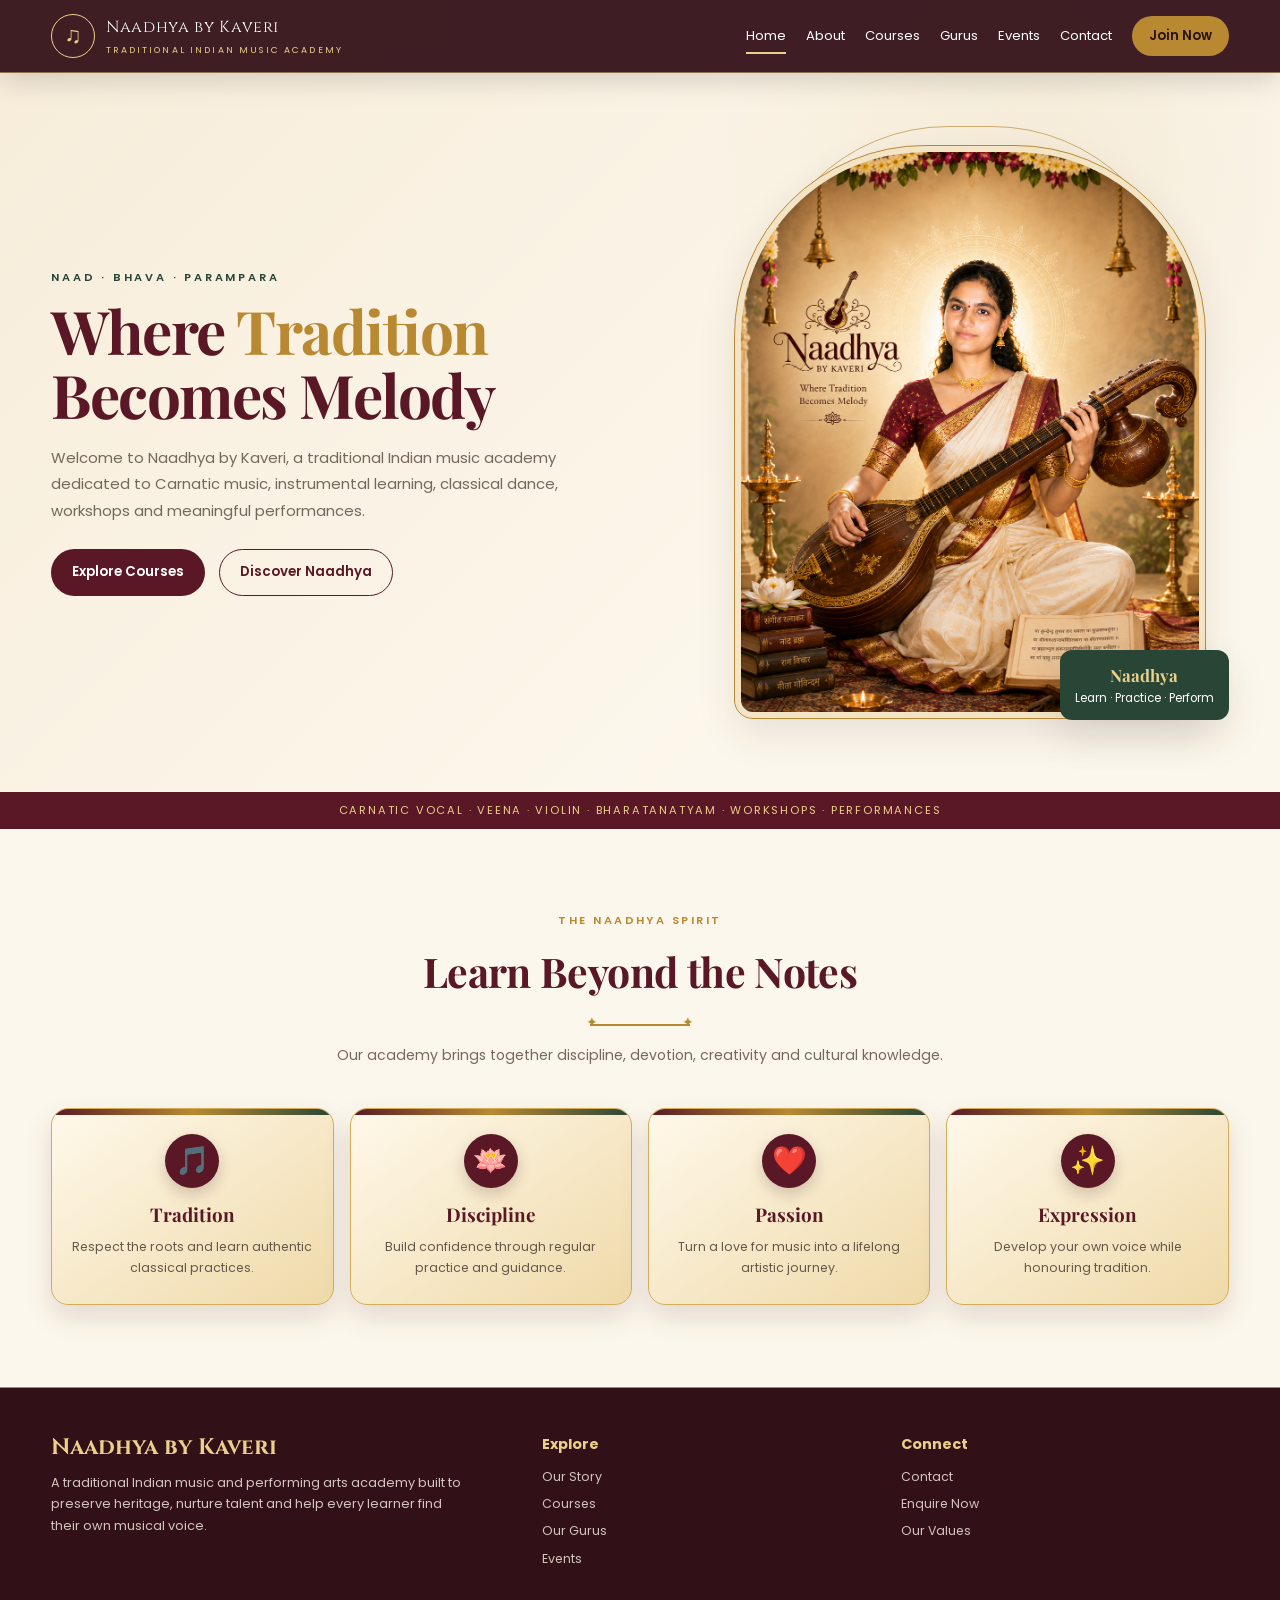
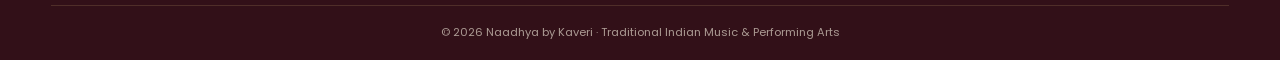
<file: index.html>
<!DOCTYPE html>
<html lang="en">
<head>
<meta charset="UTF-8">
<meta name="viewport" content="width=device-width, initial-scale=1.0">
<title>Home | Naadhya by Kaveri</title>
<link rel="stylesheet" href="css/style.css">
</head>
<body>
<header>
  <div class="container navbar">
    <a class="brand" href="index.html">
      <div class="brand-mark">♫</div>
      <div><div class="brand-title">Naadhya by Kaveri</div><span class="brand-sub">TRADITIONAL INDIAN MUSIC ACADEMY</span></div>
    </a>
    <div class="menu-btn">☰</div>
    <nav class="nav-links">
      <a class="active" href="index.html">Home</a><a class="" href="about.html">About</a><a class="" href="courses.html">Courses</a><a class="" href="teachers.html">Gurus</a><a class="" href="events.html">Events</a><a class="" href="contact.html">Contact</a>
      <a class="nav-cta" href="contact.html">Join Now</a>
    </nav>
  </div>
</header>

<main>
<section class="hero">
  <div class="container hero-grid">
    <div class="hero-copy fade">
      <div class="eyebrow">Naad · Bhava · Parampara</div>
      <h1>Where <span>Tradition</span><br>Becomes Melody</h1>
      <p>Welcome to Naadhya by Kaveri, a traditional Indian music academy dedicated to Carnatic music, instrumental learning, classical dance, workshops and meaningful performances.</p>
      <div class="hero-actions"><a class="btn btn-primary" href="courses.html">Explore Courses</a><a class="btn btn-outline" href="about.html">Discover Naadhya</a></div>
    </div>
    <div class="hero-art fade">
      <div class="hero-image"><img src="assets/images/naadhya-home.png" alt="Naadhya by Kaveri - Saraswati inspired academy artwork"></div>
      <div class="hero-badge"><strong>Naadhya</strong>Learn · Practice · Perform</div>
    </div>
  </div>
</section>
<div class="ticker">CARNATIC VOCAL · VEENA · VIOLIN · BHARATANATYAM · WORKSHOPS · PERFORMANCES</div>

<section class="section" id="values">
  <div class="container">
    <div class="section-head fade"><div class="eyebrow">The Naadhya Spirit</div><h2>Learn Beyond the Notes</h2><div class="ornament"></div><p>Our academy brings together discipline, devotion, creativity and cultural knowledge.</p></div>
    <div class="values">
      <div class="value fade"><div class="icon">🎵</div><h3>Tradition</h3><p>Respect the roots and learn authentic classical practices.</p></div>
      <div class="value fade"><div class="icon">🪷</div><h3>Discipline</h3><p>Build confidence through regular practice and guidance.</p></div>
      <div class="value fade"><div class="icon">❤️</div><h3>Passion</h3><p>Turn a love for music into a lifelong artistic journey.</p></div>
      <div class="value fade"><div class="icon">✨</div><h3>Expression</h3><p>Develop your own voice while honouring tradition.</p></div>
    </div>
  </div>
</section>




</main>

<footer>
  <div class="container footer-grid">
    <div class="footer-brand">
      <h2>Naadhya by Kaveri</h2>
      <p>A traditional Indian music and performing arts academy built to preserve heritage, nurture talent and help every learner find their own musical voice.</p>
    </div>
    <div><h3>Explore</h3><a href="about.html">Our Story</a><a href="courses.html">Courses</a><a href="teachers.html">Our Gurus</a><a href="events.html">Events</a></div>
    <div><h3>Connect</h3><a href="contact.html">Contact</a><a href="contact.html#enquiry">Enquire Now</a><a href="index.html#values">Our Values</a></div>
  </div>
  <div class="container copyright">© 2026 Naadhya by Kaveri · Traditional Indian Music & Performing Arts</div>
</footer>
<script src="js/script.js"></script>
</body>
</html>
</file>
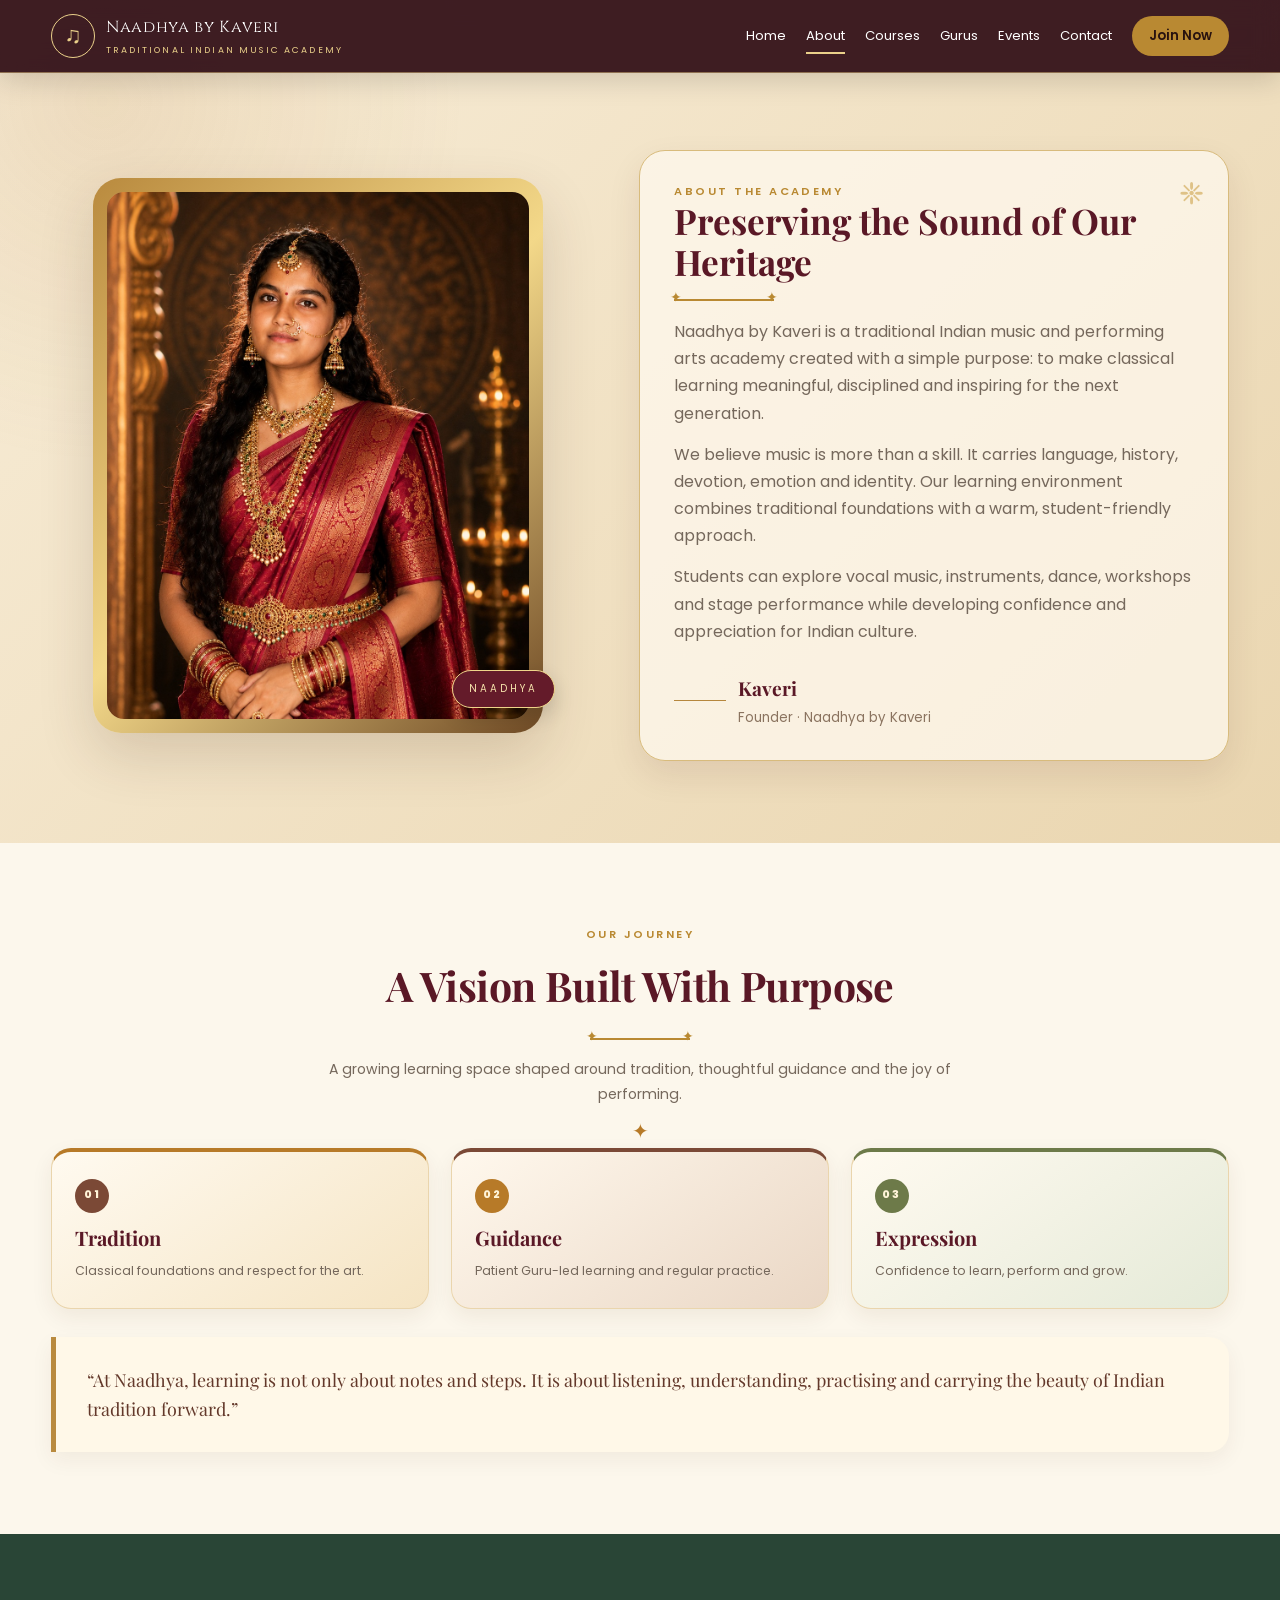
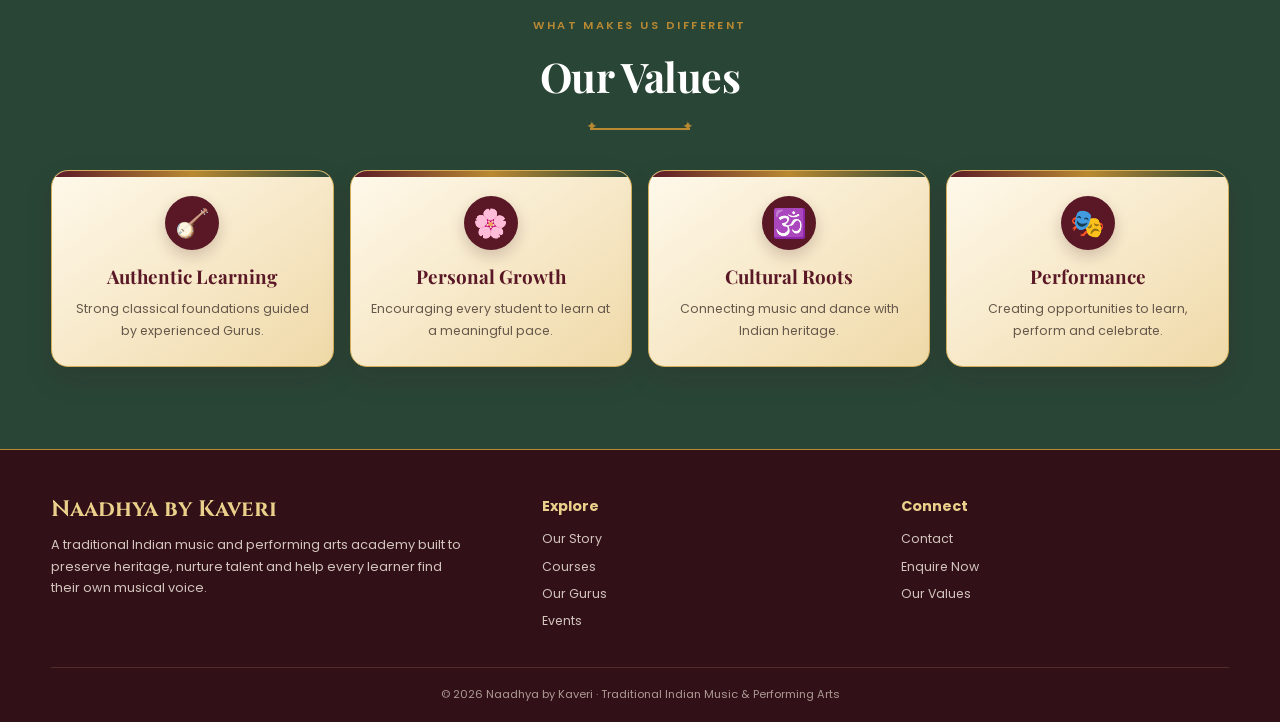
<file: about.html>
<!DOCTYPE html>
<html lang="en">
<head>
<meta charset="UTF-8">
<meta name="viewport" content="width=device-width, initial-scale=1.0">
<title>About | Naadhya by Kaveri</title>
<link rel="stylesheet" href="css/style.css">
</head>
<body>
<header>
  <div class="container navbar">
    <a class="brand" href="index.html">
      <div class="brand-mark">♫</div>
      <div><div class="brand-title">Naadhya by Kaveri</div><span class="brand-sub">TRADITIONAL INDIAN MUSIC ACADEMY</span></div>
    </a>
    <div class="menu-btn">☰</div>
    <nav class="nav-links">
      <a class="" href="index.html">Home</a><a class="active" href="about.html">About</a><a class="" href="courses.html">Courses</a><a class="" href="teachers.html">Gurus</a><a class="" href="events.html">Events</a><a class="" href="contact.html">Contact</a>
      <a class="nav-cta" href="contact.html">Join Now</a>
    </nav>
  </div>
</header>

<main>
<section class="section about-hero" style="padding-top:150px">
  <div class="container about-grid">
    <div class="photo-frame fade"><img src="assets/images/kaveri-photo.jpg" alt="Founder of Naadhya by Kaveri"></div>
    <div class="about-copy about-copy-card fade"><div class="eyebrow">About the Academy</div><h3>Preserving the Sound of Our Heritage</h3><div class="ornament" style="margin-left:0"></div>
      <p>Naadhya by Kaveri is a traditional Indian music and performing arts academy created with a simple purpose: to make classical learning meaningful, disciplined and inspiring for the next generation.</p>
      <p>We believe music is more than a skill. It carries language, history, devotion, emotion and identity. Our learning environment combines traditional foundations with a warm, student-friendly approach.</p>
      <p>Students can explore vocal music, instruments, dance, workshops and stage performance while developing confidence and appreciation for Indian culture.</p>
      <div class="about-signature"><span class="signature-line"></span><div><strong>Kaveri</strong><small>Founder · Naadhya by Kaveri</small></div></div>
    </div>
  </div>
</section>
<section class="section">
 <div class="container">
  <div class="section-head fade"><div class="eyebrow">Our Journey</div><h2>A Vision Built With Purpose</h2><div class="ornament"></div><p>A growing learning space shaped around tradition, thoughtful guidance and the joy of performing.</p></div>
  <div class="about-pillars">
    <div class="about-pillar"><span>01</span><h4>Tradition</h4><p>Classical foundations and respect for the art.</p></div>
    <div class="about-pillar"><span>02</span><h4>Guidance</h4><p>Patient Guru-led learning and regular practice.</p></div>
    <div class="about-pillar"><span>03</span><h4>Expression</h4><p>Confidence to learn, perform and grow.</p></div>
  </div>
  <div class="quote"><p>“At Naadhya, learning is not only about notes and steps. It is about listening, understanding, practising and carrying the beauty of Indian tradition forward.”</p></div>
 </div>
</section>
<section class="section green-band">
 <div class="container"><div class="section-head fade"><div class="eyebrow">What Makes Us Different</div><h2>Our Values</h2><div class="ornament"></div></div>
 <div class="values"><div class="value"><div class="icon">🪕</div><h3>Authentic Learning</h3><p>Strong classical foundations guided by experienced Gurus.</p></div><div class="value"><div class="icon">🌸</div><h3>Personal Growth</h3><p>Encouraging every student to learn at a meaningful pace.</p></div><div class="value"><div class="icon">🕉️</div><h3>Cultural Roots</h3><p>Connecting music and dance with Indian heritage.</p></div><div class="value"><div class="icon">🎭</div><h3>Performance</h3><p>Creating opportunities to learn, perform and celebrate.</p></div></div>
 </div>
</section>
</main>

<footer>
  <div class="container footer-grid">
    <div class="footer-brand">
      <h2>Naadhya by Kaveri</h2>
      <p>A traditional Indian music and performing arts academy built to preserve heritage, nurture talent and help every learner find their own musical voice.</p>
    </div>
    <div><h3>Explore</h3><a href="about.html">Our Story</a><a href="courses.html">Courses</a><a href="teachers.html">Our Gurus</a><a href="events.html">Events</a></div>
    <div><h3>Connect</h3><a href="contact.html">Contact</a><a href="contact.html#enquiry">Enquire Now</a><a href="index.html#values">Our Values</a></div>
  </div>
  <div class="container copyright">© 2026 Naadhya by Kaveri · Traditional Indian Music & Performing Arts</div>
</footer>
<script src="js/script.js"></script>
</body>
</html>
</file>
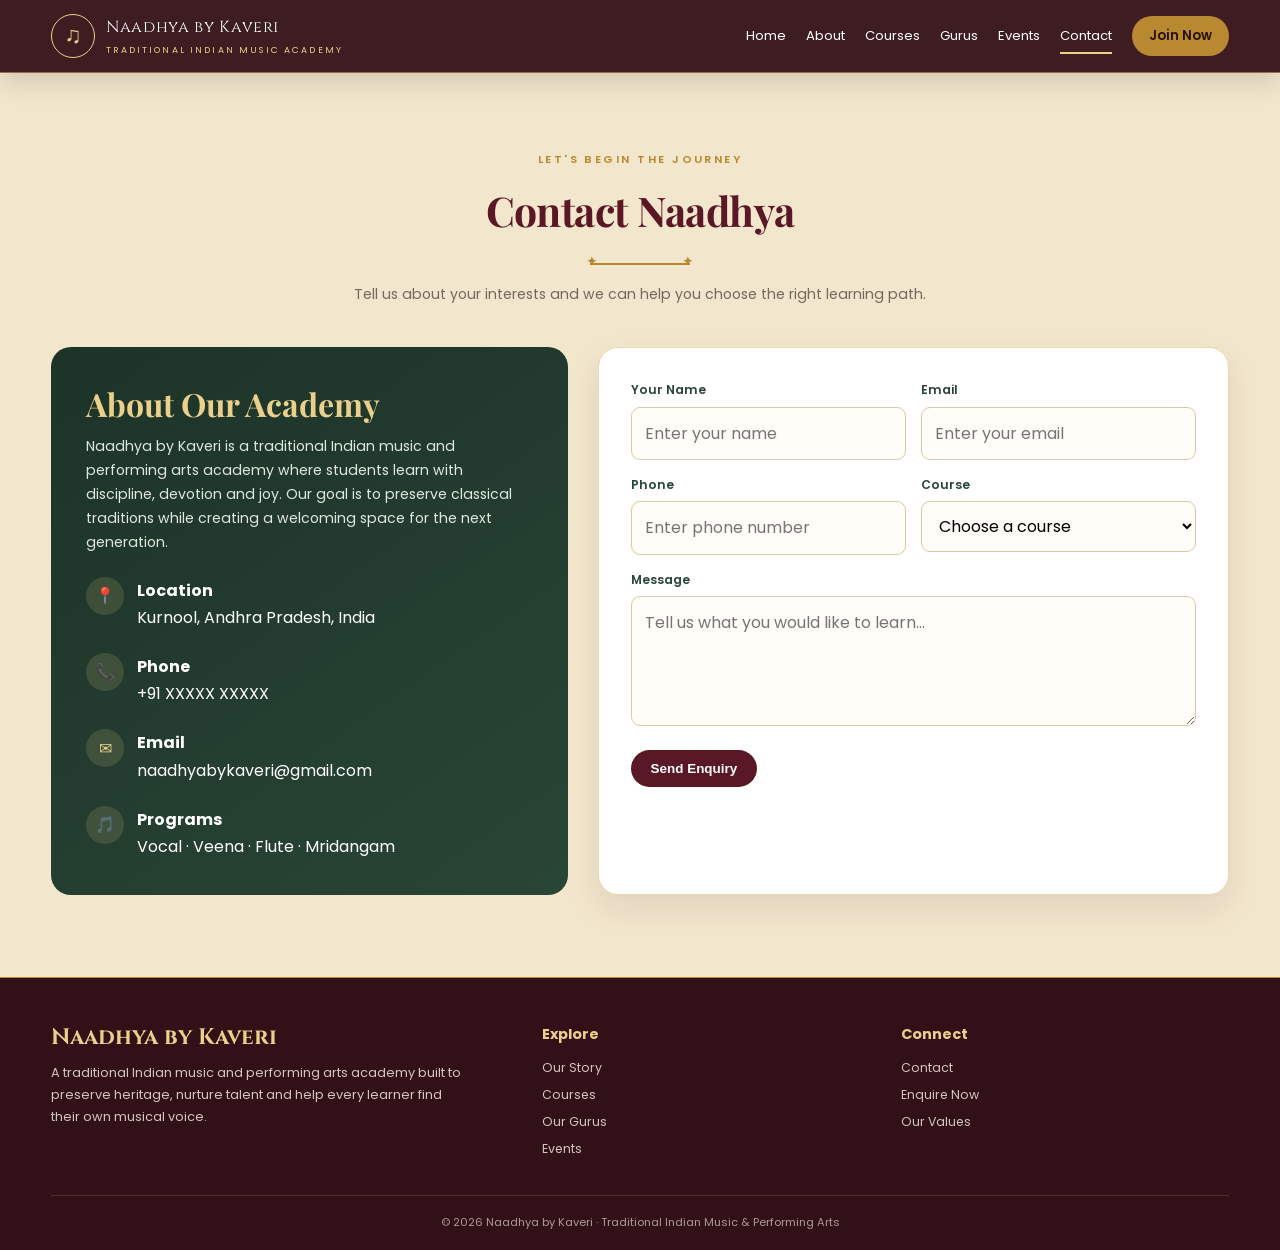
<file: contact.html>
<!DOCTYPE html>
<html lang="en">
<head>
<meta charset="UTF-8">
<meta name="viewport" content="width=device-width, initial-scale=1.0">
<title>Contact | Naadhya by Kaveri</title>
<link rel="stylesheet" href="css/style.css">
</head>
<body>
<header>
  <div class="container navbar">
    <a class="brand" href="index.html">
      <div class="brand-mark">♫</div>
      <div><div class="brand-title">Naadhya by Kaveri</div><span class="brand-sub">TRADITIONAL INDIAN MUSIC ACADEMY</span></div>
    </a>
    <div class="menu-btn">☰</div>
    <nav class="nav-links">
      <a class="" href="index.html">Home</a><a class="" href="about.html">About</a><a class="" href="courses.html">Courses</a><a class="" href="teachers.html">Gurus</a><a class="" href="events.html">Events</a><a class="active" href="contact.html">Contact</a>
      <a class="nav-cta" href="contact.html">Join Now</a>
    </nav>
  </div>
</header>

<main>
<section class="section" style="padding-top:150px;background:#f2e6cd">
 <div class="container">
  <div class="section-head fade"><div class="eyebrow">Let's Begin the Journey</div><h2>Contact Naadhya</h2><div class="ornament"></div><p>Tell us about your interests and we can help you choose the right learning path.</p></div>
  <div class="contact-grid">
   <div class="contact-panel fade">
    <h3>About Our Academy</h3>
    <p>Naadhya by Kaveri is a traditional Indian music and performing arts academy where students learn with discipline, devotion and joy. Our goal is to preserve classical traditions while creating a welcoming space for the next generation.</p>
    <div class="contact-item"><div class="ico">📍</div><div><b>Location</b><br>Kurnool, Andhra Pradesh, India</div></div>
    <div class="contact-item"><div class="ico">📞</div><div><b>Phone</b><br>+91 XXXXX XXXXX</div></div>
    <div class="contact-item"><div class="ico">✉</div><div><b>Email</b><br>naadhyabykaveri@gmail.com</div></div>
    <div class="contact-item"><div class="ico">🎵</div><div><b>Programs</b><br>Vocal · Veena · Flute · Mridangam</div></div>
   </div>
   <form class="form fade" id="enquiry" data-demo-form>
    <div class="form-row"><div class="field"><label>Your Name</label><input required placeholder="Enter your name"></div><div class="field"><label>Email</label><input type="email" required placeholder="Enter your email"></div></div>
    <div class="form-row"><div class="field"><label>Phone</label><input placeholder="Enter phone number"></div><div class="field"><label>Course</label><select required><option value="">Choose a course</option><option>Carnatic Vocal</option><option>Veena</option><option>Indian Classical Flute</option><option>Mridangam</option><option>Workshop</option></select></div></div>
    <div class="field"><label>Message</label><textarea placeholder="Tell us what you would like to learn..."></textarea></div>
    <button class="btn btn-primary" type="submit">Send Enquiry</button>
    <p class="form-message" style="color:var(--green);font-size:.78rem;margin-top:12px"></p>
   </form>
  </div>
 </div>
</section>

</main>

<footer>
  <div class="container footer-grid">
    <div class="footer-brand">
      <h2>Naadhya by Kaveri</h2>
      <p>A traditional Indian music and performing arts academy built to preserve heritage, nurture talent and help every learner find their own musical voice.</p>
    </div>
    <div><h3>Explore</h3><a href="about.html">Our Story</a><a href="courses.html">Courses</a><a href="teachers.html">Our Gurus</a><a href="events.html">Events</a></div>
    <div><h3>Connect</h3><a href="contact.html">Contact</a><a href="contact.html#enquiry">Enquire Now</a><a href="index.html#values">Our Values</a></div>
  </div>
  <div class="container copyright">© 2026 Naadhya by Kaveri · Traditional Indian Music & Performing Arts</div>
</footer>
<script src="js/script.js"></script>
</body>
</html>
</file>
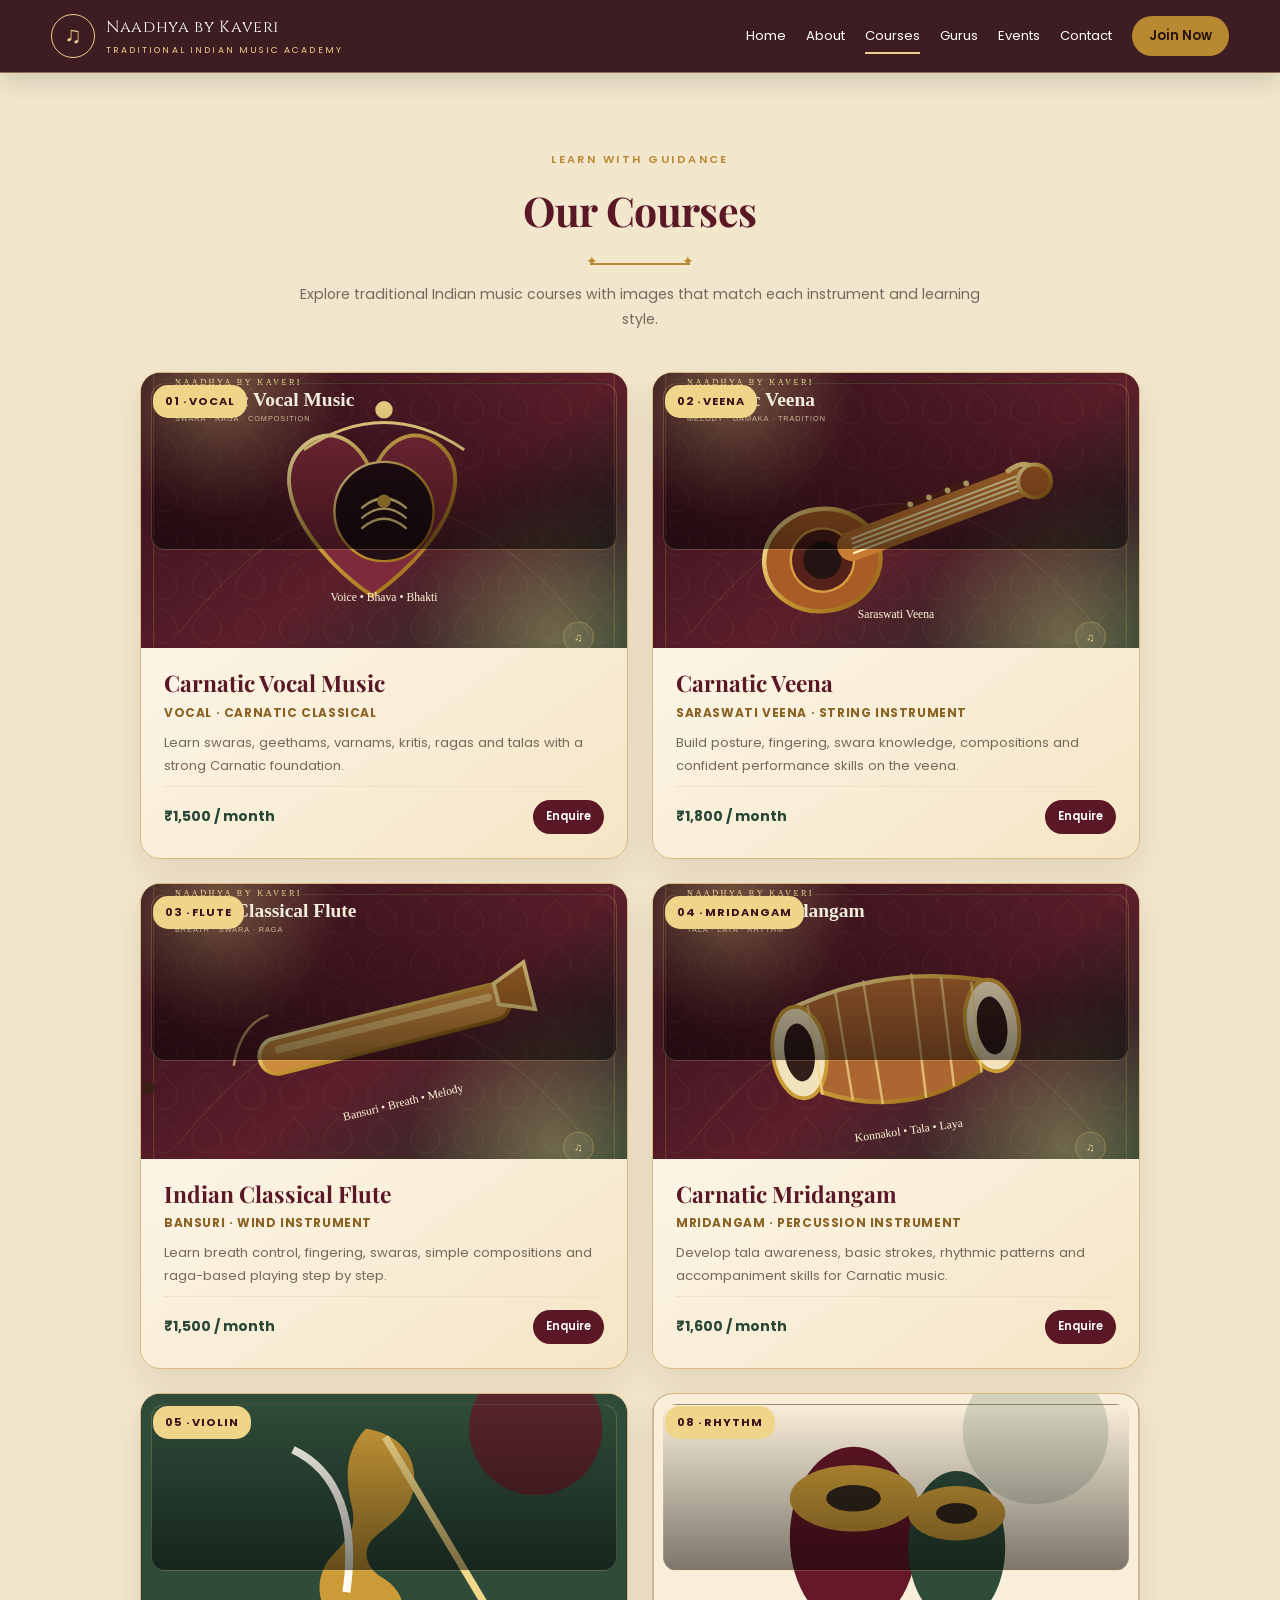
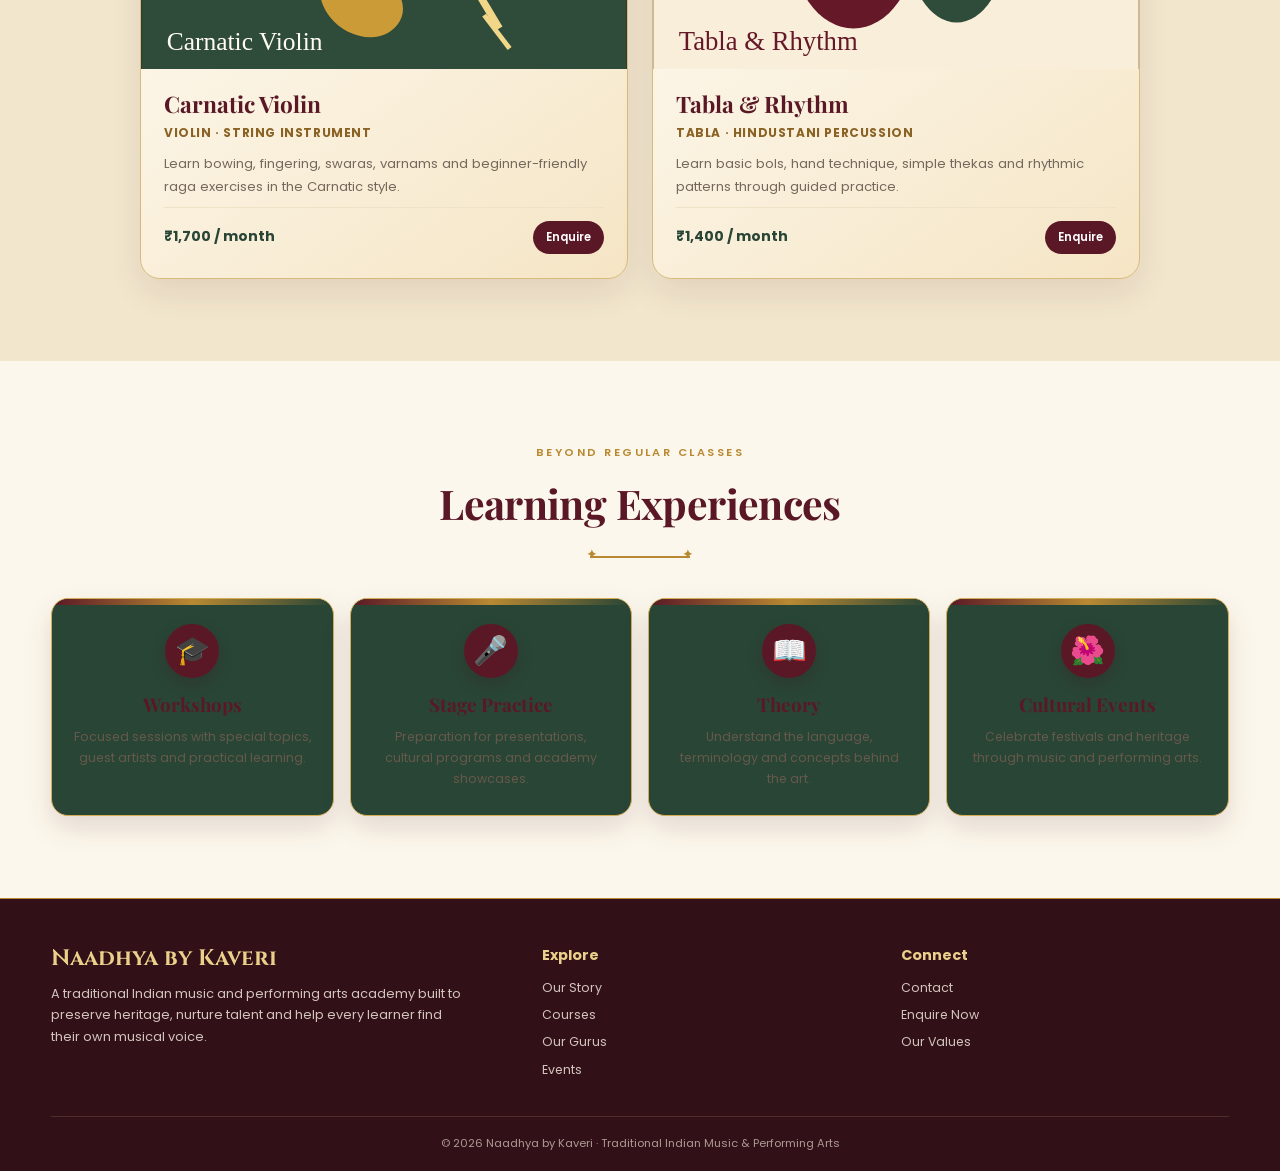
<file: courses.html>
<!DOCTYPE html>
<html lang="en">
<head>
<meta charset="UTF-8">
<meta name="viewport" content="width=device-width, initial-scale=1.0">
<title>Courses | Naadhya by Kaveri</title>
<link rel="stylesheet" href="css/style.css">
</head>
<body>
<header>
  <div class="container navbar">
    <a class="brand" href="index.html">
      <div class="brand-mark">♫</div>
      <div><div class="brand-title">Naadhya by Kaveri</div><span class="brand-sub">TRADITIONAL INDIAN MUSIC ACADEMY</span></div>
    </a>
    <div class="menu-btn">☰</div>
    <nav class="nav-links">
      <a href="index.html">Home</a><a href="about.html">About</a><a class="active" href="courses.html">Courses</a><a href="teachers.html">Gurus</a><a href="events.html">Events</a><a href="contact.html">Contact</a>
      <a class="nav-cta" href="contact.html">Join Now</a>
    </nav>
  </div>
</header>

<main>
<section class="section" style="padding-top:150px;background:#f2e6cd">
 <div class="container"><div class="section-head fade"><div class="eyebrow">Learn With Guidance</div><h2>Our Courses</h2><div class="ornament"></div><p>Explore traditional Indian music courses with images that match each instrument and learning style.</p></div>
 <div class="course-grid">
  <article class="course-card fade"><div class="course-photo"><span class="course-tag">01 · VOCAL</span><img src="assets/images/course-vocal.svg" alt="Carnatic vocal music instrument artwork"></div><div class="course-body"><h3>Carnatic Vocal Music</h3><div class="instrument-name">Vocal · Carnatic Classical</div><p>Learn swaras, geethams, varnams, kritis, ragas and talas with a strong Carnatic foundation.</p><div class="course-bottom"><strong>₹1,500 / month</strong><a class="course-btn" href="contact.html#enquiry">Enquire</a></div></div></article>
  <article class="course-card fade"><div class="course-photo"><span class="course-tag">02 · VEENA</span><img src="assets/images/course-veena.svg" alt="Veena learning"></div><div class="course-body"><h3>Carnatic Veena</h3><div class="instrument-name">Saraswati Veena · String Instrument</div><p>Build posture, fingering, swara knowledge, compositions and confident performance skills on the veena.</p><div class="course-bottom"><strong>₹1,800 / month</strong><a class="course-btn" href="contact.html#enquiry">Enquire</a></div></div></article>
  <article class="course-card fade"><div class="course-photo"><span class="course-tag">03 · FLUTE</span><img src="assets/images/course-flute.svg" alt="Indian classical flute learning"></div><div class="course-body"><h3>Indian Classical Flute</h3><div class="instrument-name">Bansuri · Wind Instrument</div><p>Learn breath control, fingering, swaras, simple compositions and raga-based playing step by step.</p><div class="course-bottom"><strong>₹1,500 / month</strong><a class="course-btn" href="contact.html#enquiry">Enquire</a></div></div></article>
  <article class="course-card fade"><div class="course-photo"><span class="course-tag">04 · MRIDANGAM</span><img src="assets/images/course-mridangam.svg" alt="Mridangam learning"></div><div class="course-body"><h3>Carnatic Mridangam</h3><div class="instrument-name">Mridangam · Percussion Instrument</div><p>Develop tala awareness, basic strokes, rhythmic patterns and accompaniment skills for Carnatic music.</p><div class="course-bottom"><strong>₹1,600 / month</strong><a class="course-btn" href="contact.html#enquiry">Enquire</a></div></div></article>
  <article class="course-card fade"><div class="course-photo"><span class="course-tag">05 · VIOLIN</span><img src="assets/images/course-violin.svg" alt="Carnatic violin learning"></div><div class="course-body"><h3>Carnatic Violin</h3><div class="instrument-name">Violin · String Instrument</div><p>Learn bowing, fingering, swaras, varnams and beginner-friendly raga exercises in the Carnatic style.</p><div class="course-bottom"><strong>₹1,700 / month</strong><a class="course-btn" href="contact.html#enquiry">Enquire</a></div></div></article>
  <article class="course-card fade"><div class="course-photo"><span class="course-tag">08 · RHYTHM</span><img src="assets/images/course-tabla.svg" alt="Tabla and rhythm learning"></div><div class="course-body"><h3>Tabla &amp; Rhythm</h3><div class="instrument-name">Tabla · Hindustani Percussion</div><p>Learn basic bols, hand technique, simple thekas and rhythmic patterns through guided practice.</p><div class="course-bottom"><strong>₹1,400 / month</strong><a class="course-btn" href="contact.html#enquiry">Enquire</a></div></div></article>
 </div></div>
</section>
<section class="section"><div class="container"><div class="section-head fade"><div class="eyebrow">Beyond Regular Classes</div><h2>Learning Experiences</h2><div class="ornament"></div></div><div class="values"><div class="value" style="background:var(--green)"><div class="icon">🎓</div><h3>Workshops</h3><p>Focused sessions with special topics, guest artists and practical learning.</p></div><div class="value" style="background:var(--green)"><div class="icon">🎤</div><h3>Stage Practice</h3><p>Preparation for presentations, cultural programs and academy showcases.</p></div><div class="value" style="background:var(--green)"><div class="icon">📖</div><h3>Theory</h3><p>Understand the language, terminology and concepts behind the art.</p></div><div class="value" style="background:var(--green)"><div class="icon">🌺</div><h3>Cultural Events</h3><p>Celebrate festivals and heritage through music and performing arts.</p></div></div></div></section>
</main>

<footer>
  <div class="container footer-grid">
    <div class="footer-brand"><h2>Naadhya by Kaveri</h2><p>A traditional Indian music and performing arts academy built to preserve heritage, nurture talent and help every learner find their own musical voice.</p></div>
    <div><h3>Explore</h3><a href="about.html">Our Story</a><a href="courses.html">Courses</a><a href="teachers.html">Our Gurus</a><a href="events.html">Events</a></div>
    <div><h3>Connect</h3><a href="contact.html">Contact</a><a href="contact.html#enquiry">Enquire Now</a><a href="index.html#values">Our Values</a></div>
  </div>
  <div class="container copyright">© 2026 Naadhya by Kaveri · Traditional Indian Music & Performing Arts</div>
</footer>
<script src="js/script.js"></script>
</body>
</html>
</file>
<file: css/style.css>
@import url('https://fonts.googleapis.com/css2?family=Cinzel:wght@500;600;700&family=Playfair+Display:wght@500;600;700&family=Poppins:wght@300;400;500;600&display=swap');

:root{
  --maroon:#641b2a;
  --deep-maroon:#3d101a;
  --gold:#c89b3c;
  --gold-light:#efd58a;
  --green:#314d3c;
  --green-dark:#20372b;
  --cream:#f6ecd8;
  --paper:#fffaf0;
  --ink:#33291f;
  --muted:#756858;
  --white:#fffdf8;
  --shadow:0 18px 45px rgba(61,16,26,.12);
}

*{box-sizing:border-box;margin:0;padding:0}
html{scroll-behavior:smooth}
body{font-family:Poppins,sans-serif;background:var(--paper);color:var(--ink);line-height:1.7}
a{text-decoration:none;color:inherit}
img{max-width:100%;display:block}
.container{width:min(1180px,92%);margin:auto}
.section{padding:92px 0}
.section-head{text-align:center;margin-bottom:46px}
.eyebrow{font-size:.78rem;letter-spacing:.22em;text-transform:uppercase;color:var(--gold);font-weight:600}
.section-head h2{font-family:"Playfair Display",serif;color:var(--maroon);font-size:clamp(2rem,4vw,3rem);margin:7px 0}
.section-head p{max-width:700px;margin:auto;color:var(--muted)}
.ornament{width:100px;height:2px;background:var(--gold);margin:17px auto;position:relative}
.ornament:before,.ornament:after{content:"✦";position:absolute;top:-13px;color:var(--gold);font-size:14px}
.ornament:before{left:-4px}.ornament:after{right:-4px}

header{position:fixed;top:0;left:0;right:0;z-index:1000;background:rgba(61,16,26,.96);border-bottom:1px solid rgba(239,213,138,.45);box-shadow:0 7px 28px rgba(0,0,0,.15)}
.navbar{min-height:76px;display:flex;align-items:center;justify-content:space-between;gap:25px}
.brand{display:flex;align-items:center;gap:11px;color:#fff}
.brand-mark{width:44px;height:44px;border:1px solid var(--gold-light);border-radius:50%;display:grid;place-items:center;color:var(--gold-light);font-size:23px}
.brand-title{font-family:Cinzel,serif;font-size:1.05rem;letter-spacing:.04em}
.brand-sub{font-size:.56rem;letter-spacing:.24em;color:var(--gold-light);display:block;margin-top:2px}
.nav-links{display:flex;align-items:center;gap:23px;color:#fff}
.nav-links a{font-size:.86rem;position:relative}
.nav-links a:after{content:"";position:absolute;left:0;bottom:-7px;width:0;height:2px;background:var(--gold-light);transition:.25s}
.nav-links a:hover:after,.nav-links a.active:after{width:100%}
.nav-cta{background:var(--gold);color:#28120f!important;padding:9px 17px;border-radius:22px;font-weight:600}
.nav-cta:after{display:none}
.menu-btn{display:none;color:#fff;font-size:1.7rem;cursor:pointer}

.hero{padding-top:76px;background:linear-gradient(180deg,#f7ecd8 0%,#fffaf0 100%)}
.hero-grid{display:grid;grid-template-columns:1fr 1fr;min-height:calc(100vh - 76px);align-items:center;gap:55px}
.hero-copy{padding:50px 0}
.hero-copy .eyebrow{color:var(--green)}
.hero-copy h1{font-family:"Playfair Display",serif;color:var(--maroon);font-size:clamp(3rem,6vw,5.2rem);line-height:1.03;margin:14px 0 20px}
.hero-copy h1 span{color:var(--gold)}
.hero-copy p{max-width:590px;color:var(--muted);font-size:1.02rem}
.hero-actions{display:flex;gap:14px;flex-wrap:wrap;margin-top:28px}
.btn{display:inline-flex;align-items:center;justify-content:center;padding:12px 22px;border-radius:28px;font-weight:600;border:1px solid transparent;transition:.25s}
.btn-primary{background:var(--maroon);color:#fff}
.btn-primary:hover{background:var(--deep-maroon);transform:translateY(-2px)}
.btn-outline{border-color:var(--maroon);color:var(--maroon);background:transparent}
.btn-outline:hover{background:var(--maroon);color:#fff}
.hero-art{position:relative;padding:25px}
.hero-art:before{content:"";position:absolute;inset:0 8% 3% 8%;border:1px solid var(--gold);border-radius:220px 220px 20px 20px;opacity:.65}
.hero-image{position:relative;width:min(100%,560px);margin:auto;border:8px solid var(--cream);outline:1px solid var(--gold);box-shadow:var(--shadow);border-radius:210px 210px 18px 18px;overflow:hidden}
.hero-image img{width:100%;height:670px;object-fit:cover;object-position:center top}
.hero-badge{position:absolute;right:3%;bottom:5%;background:var(--green);color:#fff;padding:13px 17px;border-radius:14px;box-shadow:var(--shadow);font-size:.78rem;text-align:center}
.hero-badge strong{display:block;color:var(--gold-light);font-family:"Playfair Display",serif;font-size:1.15rem}

.ticker{background:var(--maroon);color:var(--gold-light);padding:11px 0;font-size:.78rem;letter-spacing:.13em;text-align:center}

.paper-card{background:#fff;border:1px solid #ead8b2;box-shadow:var(--shadow);border-radius:18px}
.about-grid{display:grid;grid-template-columns:.9fr 1.1fr;gap:60px;align-items:center}
.photo-frame{padding:12px;background:linear-gradient(135deg,var(--gold),var(--cream));border-radius:22px;max-width:460px;margin:auto}
.photo-frame img{border-radius:14px;aspect-ratio:4/5;object-fit:cover}
.about-copy h3{font-family:"Playfair Display",serif;color:var(--maroon);font-size:2rem;margin-bottom:12px}
.about-copy p{color:var(--muted);margin:0 0 14px}
.signature{font-family:"Playfair Display",serif;color:var(--maroon);font-size:1.35rem;margin-top:18px}

.stats{display:grid;grid-template-columns:repeat(3,1fr);gap:14px;margin-top:24px}
.stat{background:var(--green);color:#fff;padding:18px;border-radius:12px;text-align:center}
.stat strong{display:block;color:var(--gold-light);font:700 1.65rem "Playfair Display",serif}
.stat span{font-size:.76rem}

.course-grid{display:grid;grid-template-columns:repeat(4,1fr);gap:22px}
.course-card{overflow:hidden;background:#fff;border:1px solid #ead8b2;border-radius:18px;box-shadow:var(--shadow);transition:.25s}
.course-card:hover{transform:translateY(-7px)}
.course-photo{height:210px;background:linear-gradient(135deg,var(--green),var(--maroon));position:relative;overflow:hidden}
.course-photo img{width:100%;height:100%;object-fit:cover}
.course-photo:after{content:"";position:absolute;inset:auto 0 0;height:60%;background:linear-gradient(transparent,rgba(0,0,0,.5))}
.course-tag{position:absolute;top:12px;left:12px;z-index:2;background:var(--gold);color:#2c170f;padding:5px 10px;border-radius:15px;font-size:.7rem;font-weight:700}
.course-body{padding:20px}
.course-body h3{font-family:"Playfair Display",serif;color:var(--maroon);font-size:1.35rem}
.course-body p{font-size:.83rem;color:var(--muted);margin:7px 0 13px}
.teacher-mini{display:flex;align-items:center;gap:10px;border-top:1px solid #eee2c7;padding-top:12px}
.teacher-mini img{width:45px;height:45px;border-radius:50%;object-fit:cover;border:2px solid var(--gold)}
.teacher-mini b{font-size:.8rem;color:var(--green)}
.teacher-mini span{display:block;font-size:.68rem;color:var(--muted)}

.green-band{background:var(--green);color:#fff}
.green-band .section-head h2{color:#fff}
.green-band .section-head p{color:#dfe8df}
.values{display:grid;grid-template-columns:repeat(4,1fr);gap:18px}
.value{
  position:relative;
  padding:28px 22px;
  border:1px solid #d4ad58;
  background:linear-gradient(145deg,#fff9eb,#efd9a8);
  border-radius:18px;
  text-align:center;
  box-shadow:0 12px 28px rgba(61,16,26,.13);
  overflow:hidden;
  transition:.25s;
}
.value:before{
  content:"";
  position:absolute;
  top:0;left:0;right:0;height:6px;
  background:linear-gradient(90deg,var(--maroon),var(--gold),var(--green));
}
.value:hover{
  transform:translateY(-6px);
  box-shadow:0 18px 34px rgba(61,16,26,.18);
}
.value .icon{
  font-size:2rem;
  display:inline-grid;
  place-items:center;
  width:60px;height:60px;
  border-radius:50%;
  background:var(--maroon);
  box-shadow:0 6px 15px rgba(61,16,26,.2);
}
.value h3{
  color:var(--maroon);
  font-family:"Playfair Display",serif;
  margin:11px 0 5px;
  font-size:1.28rem;
}
.value p{
  font-size:.78rem;
  color:#66594b;
}


.teacher-grid{display:grid;grid-template-columns:repeat(4,1fr);gap:22px}
.teacher-card{background:#fff;border:1px solid #ead8b2;border-radius:18px;overflow:hidden;box-shadow:var(--shadow)}
.teacher-card img{height:290px;width:100%;object-fit:cover}
.teacher-card .teacher-info{padding:18px;text-align:center}
.teacher-info h3{font-family:"Playfair Display",serif;color:var(--maroon);font-size:1.3rem}
.teacher-info .role{color:var(--green);font-size:.78rem;font-weight:600}
.teacher-info p{font-size:.75rem;color:var(--muted);margin-top:6px}

.gallery-grid{display:grid;grid-template-columns:repeat(4,1fr);gap:15px}
.gallery-item{height:245px;border-radius:14px;overflow:hidden;position:relative;background:var(--green);border:2px solid #ead8b2}
.gallery-item img{width:100%;height:100%;object-fit:cover}
.gallery-item .caption{position:absolute;left:0;right:0;bottom:0;padding:16px 13px 12px;color:#fff;background:linear-gradient(transparent,rgba(0,0,0,.75));font-size:.78rem}


.event-cards{display:grid;grid-template-columns:repeat(2,1fr);gap:24px}
.event-card{display:grid;grid-template-columns:210px 1fr;overflow:hidden;background:#fff;border:1px solid #ead8b2;border-radius:18px;box-shadow:var(--shadow);transition:.25s}
.event-card:hover{transform:translateY(-5px)}
.event-card>img{width:100%;height:100%;min-height:210px;object-fit:cover}
.event-card-body{padding:22px}
.event-date-large{color:var(--green);font-weight:700;font-size:.82rem;line-height:1.35;margin-bottom:9px}
.event-date-large span{color:var(--gold);font-weight:600;font-size:.7rem}
.event-card-body h3{font-family:"Playfair Display",serif;color:var(--maroon);font-size:1.35rem}
.event-card-body p{font-size:.8rem;color:var(--muted);margin-top:7px}

.timeline{max-width:900px;margin:auto;display:grid;gap:16px}
.event{display:grid;grid-template-columns:150px 1fr;gap:20px;align-items:start}
.event-date{background:var(--maroon);color:var(--gold-light);padding:15px;border-radius:12px;text-align:center;font-weight:600}
.event-body{background:#fff;border:1px solid #ead8b2;padding:17px 20px;border-radius:12px}
.event-body h3{font-family:"Playfair Display",serif;color:var(--maroon)}

.contact-grid{display:grid;grid-template-columns:.9fr 1.1fr;gap:30px}
.contact-panel{padding:35px;background:linear-gradient(145deg,var(--green-dark),var(--green));color:#fff;border-radius:20px}
.contact-panel h3{font:700 2rem "Playfair Display",serif;color:var(--gold-light);margin-bottom:10px}
.contact-panel p{color:#e0e7df;font-size:.88rem}
.contact-item{display:flex;gap:13px;margin-top:22px}
.contact-item .ico{width:38px;height:38px;border-radius:50%;background:rgba(239,213,138,.14);display:grid;place-items:center;color:var(--gold-light)}
.form{padding:32px;background:#fff;border:1px solid #ead8b2;border-radius:20px;box-shadow:var(--shadow)}
.form-row{display:grid;grid-template-columns:1fr 1fr;gap:15px}
label{display:block;font-size:.76rem;font-weight:600;color:var(--green);margin-bottom:6px}
input,select,textarea{width:100%;padding:12px 13px;border:1px solid #d9c8a7;border-radius:9px;background:#fffdf8;font:inherit;outline:none}
textarea{min-height:130px;resize:vertical}
.field{margin-bottom:15px}
.form button{border:0;cursor:pointer}

.quote{padding:30px;background:#f1e4c9;border-left:5px solid var(--gold);border-radius:12px;margin-top:20px}
.quote p{font-family:"Playfair Display",serif;font-size:1.15rem;color:var(--maroon)}

footer{background:var(--deep-maroon);color:#ddd;padding:50px 0 20px;border-top:1px solid var(--gold)}
.footer-grid{display:grid;grid-template-columns:1.4fr 1fr 1fr;gap:40px}
.footer-brand h2{font:700 1.4rem Cinzel,serif;color:var(--gold-light)}
.footer-brand p{font-size:.8rem;color:#d2c5bd;margin-top:10px;max-width:420px}
footer h3{color:var(--gold-light);font-size:.9rem;margin-bottom:10px}
footer a{display:block;font-size:.78rem;color:#d2c5bd;margin:6px 0}
footer a:hover{color:#fff}
.copyright{border-top:1px solid rgba(239,213,138,.15);margin-top:30px;padding-top:17px;text-align:center;font-size:.7rem;color:#aa9992}

.fade{opacity:0;transform:translateY(20px);transition:.6s}
.fade.show{opacity:1;transform:none}

@media(max-width:1000px){
  .nav-links{display:none;position:absolute;top:76px;left:0;right:0;background:var(--deep-maroon);padding:20px;flex-direction:column;align-items:flex-start}
  .nav-links.open{display:flex}.menu-btn{display:block}
  .hero-grid,.about-grid,.contact-grid{grid-template-columns:1fr}
  .hero-copy{text-align:center}.hero-copy p{margin:auto}.hero-actions{justify-content:center}
  .course-grid,.teacher-grid{grid-template-columns:repeat(2,1fr)}
  .event-cards{grid-template-columns:1fr}
  .values{grid-template-columns:repeat(2,1fr)}
}
@media(max-width:620px){
  .navbar{min-height:68px}.brand-title{font-size:.88rem}.brand-mark{width:39px;height:39px}
  .hero{padding-top:68px}.hero-grid{min-height:auto}.hero-image img{height:500px}.hero-art{padding:12px}
  .course-grid,.teacher-grid,.event-cards,.values,.stats{grid-template-columns:1fr}
  .event-card{grid-template-columns:1fr}
  .event-card>img{height:220px;min-height:0}
  .event{grid-template-columns:1fr}.form-row,.footer-grid{grid-template-columns:1fr}
  .section{padding:70px 0}
}


/* Naadhya visual refinement */
.course-photo{background:#2b1713;min-height:235px}
.course-photo img{height:235px;object-fit:cover;display:block}
.course-body{min-height:190px}
.course-card .course-body{padding-bottom:24px}
.course-card .course-body>p{margin-bottom:0}
.events-hero{background:radial-gradient(circle at 85% 12%,rgba(207,166,86,.18),transparent 28%),linear-gradient(135deg,#f7ecd5 0%,#ead8b6 100%)}
.event-grid-rich{grid-template-columns:repeat(2,1fr);gap:28px}
.event-card-rich{display:flex;flex-direction:column;background:#fffaf0;border:1px solid #e2c88f;border-radius:22px;overflow:hidden;box-shadow:0 12px 35px rgba(70,38,20,.10)}
.event-card-rich>img{height:220px;min-height:220px;object-fit:cover}
.event-card-rich .event-card-body{padding:24px 26px 26px}
.event-kicker{font-size:.68rem;letter-spacing:2px;color:#a46c22;font-weight:800;margin-bottom:7px}
.event-card-rich h3{font-size:1.5rem;margin-bottom:7px}
.event-card-rich .event-date-large{font-size:.92rem;color:#6e3b28;font-weight:700;margin-bottom:8px}
.event-card-rich .event-date-large span{display:none}
.event-card-rich p{font-size:.86rem;line-height:1.7;color:var(--muted);margin:0 0 14px}
.event-link{color:#7c3f2b;font-weight:800;font-size:.82rem;text-decoration:none}
.event-note{background:#fffaf0}
.event-note-box{display:flex;justify-content:space-between;align-items:center;gap:30px;padding:38px 42px;border:1px solid #e1c68b;border-radius:24px;background:linear-gradient(120deg,#fff7e5,#f1dfbb);box-shadow:var(--shadow)}
.event-note-box h2{margin:4px 0 10px}
.event-note-box p{max-width:720px;color:var(--muted);margin:0}
.about-hero{background:radial-gradient(circle at 8% 12%,rgba(170,111,38,.13),transparent 26%),linear-gradient(135deg,#f8edd8,#ead6b0)}
.about-hero .photo-frame{position:relative;box-shadow:0 22px 55px rgba(67,35,18,.16);transform:rotate(-1deg)}
.about-hero .photo-frame:after{content:'NAADHYA';position:absolute;right:-18px;bottom:24px;padding:9px 14px;background:#6e3027;color:#f8e7c2;font-size:.62rem;letter-spacing:3px;border-radius:4px;box-shadow:0 8px 20px rgba(0,0,0,.16)}
.about-copy{padding:12px 0}
.about-copy h3{font-size:2.35rem;line-height:1.15}
.about-signature{display:flex;align-items:center;gap:12px;margin-top:22px;color:var(--maroon)}
.signature-line{width:52px;height:1px;background:#b6873d}
.about-signature strong{display:block;font-family:'Playfair Display',serif;font-size:1.2rem}
.about-signature small{display:block;color:#8a735f;margin-top:2px}
.about-pillars{display:grid;grid-template-columns:repeat(3,1fr);gap:18px;margin:28px 0}
.about-pillar{padding:24px 20px;background:#fffaf0;border:1px solid #ead5ad;border-radius:18px;box-shadow:0 8px 22px rgba(65,36,18,.07)}
.about-pillar span{font-size:.68rem;letter-spacing:2px;color:#a46c22;font-weight:800}
.about-pillar h4{font-family:'Playfair Display',serif;color:var(--maroon);font-size:1.25rem;margin:8px 0 6px}
.about-pillar p{font-size:.78rem;color:var(--muted);margin:0;line-height:1.6}
.quote{position:relative;border-left:4px solid #b98a3e;background:#fff8e8;padding:22px 26px;border-radius:0 16px 16px 0;box-shadow:0 8px 22px rgba(65,36,18,.06)}
.quote p{margin:0;font-family:'Playfair Display',serif;font-size:1.12rem;line-height:1.65;color:#63382a}
@media(max-width:900px){.event-grid-rich{grid-template-columns:1fr}.event-note-box{flex-direction:column;align-items:flex-start}.about-pillars{grid-template-columns:1fr}}

/* Final aesthetic accents for Vision section */
.about-pillars{position:relative}
.about-pillars:before{content:'✦';position:absolute;left:50%;top:-34px;transform:translateX(-50%);color:#b77a28;font-size:20px}
.about-pillar{position:relative;overflow:hidden;background:linear-gradient(145deg,#fffaf0 0%,#f5e4c3 100%);border-top:4px solid #b77a28;transition:transform .25s,box-shadow .25s}
.about-pillar:nth-child(2){border-top-color:#7b4936;background:linear-gradient(145deg,#fff8ed 0%,#ead7c5 100%)}
.about-pillar:nth-child(3){border-top-color:#6d7a49;background:linear-gradient(145deg,#fffaf0 0%,#e5ead8 100%)}
.about-pillar:hover{transform:translateY(-5px);box-shadow:0 14px 30px rgba(65,36,18,.12)}
.about-pillar span{display:inline-grid;place-items:center;width:34px;height:34px;border-radius:50%;background:#7b4936;color:#fff4d8}
.about-pillar:nth-child(2) span{background:#b77a28}.about-pillar:nth-child(3) span{background:#6d7a49}

/* Final aesthetic image treatment */
.course-photo, .event-card-rich>img{background:#2b1713;}
.course-photo img, .event-card-rich>img{filter:saturate(1.03) contrast(1.02);}
.course-photo{position:relative;overflow:hidden;}
.course-photo:after{content:"";position:absolute;inset:10px;border:1px solid rgba(239,213,138,.22);border-radius:14px;pointer-events:none;}
.event-card-rich>img{background:#2b1713;}
.about-hero .photo-frame img{object-position:center top;}

/* FINAL AESTHETIC PASS */
.course-grid{grid-template-columns:repeat(2,minmax(0,1fr));gap:30px;max-width:1050px;margin:0 auto}
.course-card{border-radius:24px;background:linear-gradient(145deg,#fffdf7,#f5e5c5);border:1px solid #d8bb7c;box-shadow:0 18px 45px rgba(61,16,26,.14)}
.course-photo{height:310px;min-height:310px;background:#241116}
.course-photo img{height:310px;min-height:310px;object-fit:cover}
.course-tag{background:#efd58a;color:#3d101a;letter-spacing:.08em;padding:7px 12px}
.course-body{min-height:205px;padding:24px 25px 27px}
.course-body h3{font-size:1.55rem;line-height:1.25}
.instrument-name{margin-top:5px;color:#8a6224;font-size:.75rem;font-weight:700;letter-spacing:.05em;text-transform:uppercase}
.course-body p{font-size:.86rem;line-height:1.75;margin-top:9px}

/* Gurus: elegant vertical portrait layout */
.teacher-grid{grid-template-columns:repeat(4,minmax(0,1fr));gap:24px}
.teacher-card{border-radius:24px;background:linear-gradient(180deg,#fffdf7,#f4e2bf);border:1px solid #d8bb7c;box-shadow:0 18px 42px rgba(61,16,26,.13);transition:.25s}
.teacher-card:hover{transform:translateY(-7px);box-shadow:0 24px 48px rgba(61,16,26,.18)}
.teacher-card img{height:360px;object-fit:cover;object-position:center top}
.teacher-card .teacher-info{padding:20px 18px 23px;min-height:155px}
.teacher-info h3{font-size:1.28rem}
.teacher-info .role{font-size:.75rem;letter-spacing:.04em;text-transform:uppercase;margin-top:3px}
.teacher-info p{font-size:.74rem;line-height:1.65;margin-top:8px}

/* Events: consistent portrait image cards instead of horizontal strips */
.events-hero{padding-bottom:105px}
.event-grid-rich{grid-template-columns:repeat(2,minmax(0,1fr));gap:30px;max-width:1080px;margin:0 auto}
.event-card-rich{border-radius:24px;background:linear-gradient(145deg,#fffdf7,#f5e3c0);border:1px solid #d8bb7c;box-shadow:0 18px 45px rgba(61,16,26,.13)}
.event-card-rich>img{height:300px;min-height:300px;width:100%;object-fit:cover}
.event-card-rich .event-card-body{padding:23px 26px 27px;min-height:205px}
.event-card-rich h3{font-size:1.48rem;line-height:1.25}
.event-card-rich p{font-size:.84rem;line-height:1.7}
.event-kicker{letter-spacing:2.5px;color:#9b6a21}
.event-link{display:inline-block;margin-top:5px;color:#641b2a}

/* About: more editorial, premium presentation */
.about-hero{padding-bottom:105px}
.about-grid{grid-template-columns:.95fr 1.05fr;gap:70px;align-items:center}
.photo-frame{padding:14px;background:linear-gradient(135deg,#b98a3e,#f3d889,#6f4a25);border-radius:28px;max-width:500px;box-shadow:0 24px 60px rgba(61,16,26,.2)}
.about-hero .photo-frame{transform:none}
.about-hero .photo-frame img{aspect-ratio:4/5;object-fit:cover;border-radius:17px;box-shadow:inset 0 0 0 1px rgba(255,255,255,.25)}
.about-hero .photo-frame:after{right:-12px;bottom:25px;border:1px solid #efd58a;background:#641b2a;color:#f7e5ad;border-radius:20px;padding:10px 16px;letter-spacing:3px}
.about-copy-card{padding:35px 38px;border:1px solid #d8bb7c;border-radius:26px;background:rgba(255,250,240,.72);box-shadow:0 18px 45px rgba(61,16,26,.09);position:relative;overflow:hidden}
.about-copy-card:before{content:'❈';position:absolute;right:24px;top:18px;color:#c89b3c;font-size:30px;opacity:.55}
.about-copy-card h3{font-size:2.45rem}
.about-signature{padding-top:5px}
.about-pillars{gap:22px}
.about-pillar{border-radius:20px;padding:27px 23px}
.quote{border-left-width:5px;padding:28px 31px;border-radius:0 20px 20px 0}

@media(max-width:1000px){
 .course-grid{grid-template-columns:repeat(2,minmax(0,1fr))}
 .teacher-grid{grid-template-columns:repeat(2,minmax(0,1fr))}
 .about-grid{grid-template-columns:1fr}
 .photo-frame{max-width:560px}
}
@media(max-width:620px){
 .course-grid,.teacher-grid,.event-grid-rich{grid-template-columns:1fr}
 .course-photo,.course-photo img{height:280px;min-height:280px}
 .event-card-rich>img{height:250px;min-height:250px}
 .about-copy-card{padding:26px 22px}
 .about-copy-card h3{font-size:2rem}
}


/* =========================================================
   PREMIUM AESTHETIC FINAL PASS — Naadhya by Kaveri
   ========================================================= */
:root{
  --maroon:#5a1826;
  --deep-maroon:#321018;
  --gold:#b98932;
  --gold-light:#ead08a;
  --green:#294536;
  --green-dark:#1d3328;
  --cream:#f3e4c5;
  --paper:#fcf7ec;
  --ink:#332820;
  --muted:#75685c;
  --shadow:0 16px 40px rgba(50,16,24,.10);
}
body{
  background:
    radial-gradient(circle at 10% 8%,rgba(185,137,50,.055),transparent 24%),
    var(--paper);
}
header{
  background:rgba(50,16,24,.94);
  backdrop-filter:blur(12px);
}
.navbar{min-height:72px}
.brand-title{font-size:1rem}
.nav-links{gap:20px}
.nav-links a{font-size:.82rem}

/* Home hero: calmer proportions and more breathing room */
.hero{
  padding-top:72px;
  background:
    radial-gradient(circle at 82% 25%,rgba(185,137,50,.10),transparent 28%),
    linear-gradient(135deg,#f7ecd9 0%,#fcf7ec 70%);
}
.hero-grid{
  min-height:calc(88vh - 72px);
  grid-template-columns:1.03fr .87fr;
  gap:48px;
}
.hero-copy{padding:38px 0}
.hero-copy .eyebrow{font-size:.7rem;letter-spacing:.25em}
.hero-copy h1{
  font-size:clamp(2.7rem,4.7vw,4.25rem);
  line-height:1.06;
  letter-spacing:-.025em;
  margin:12px 0 18px;
}
.hero-copy p{
  max-width:545px;
  font-size:.93rem;
  line-height:1.8;
}
.hero-actions{margin-top:24px}
.btn{padding:11px 20px;font-size:.84rem}
.hero-art{padding:20px}
.hero-art:before{
  inset:0 9% 4% 9%;
  border-radius:190px 190px 18px 18px;
}
.hero-image{
  width:min(100%,470px);
  border-width:6px;
  border-radius:190px 190px 18px 18px;
}
.hero-image img{
  height:560px;
  object-fit:cover;
  object-position:center top;
}
.hero-badge{
  right:0;
  bottom:3%;
  padding:11px 15px;
  border-radius:12px;
  font-size:.72rem;
}
.hero-badge strong{font-size:1.05rem}
.ticker{
  padding:9px 0;
  font-size:.7rem;
  letter-spacing:.16em;
}

/* More elegant section rhythm */
.section{padding:82px 0}
.section-head{margin-bottom:40px}
.section-head h2{
  font-size:clamp(1.85rem,3.2vw,2.65rem);
  letter-spacing:-.015em;
}
.section-head p{font-size:.88rem;line-height:1.8}
.eyebrow{font-size:.7rem}

/* Cards: softer, less bulky */
.paper-card,.course-card,.teacher-card,.event-card-rich,.about-copy-card,.form{
  box-shadow:0 14px 34px rgba(61,16,26,.09);
}
.course-grid{gap:24px;max-width:1000px}
.course-card{border-radius:20px}
.course-photo,.course-photo img{height:275px;min-height:275px}
.course-body{min-height:190px;padding:21px 23px 24px}
.course-body h3{font-size:1.42rem}
.course-body p{font-size:.82rem}

/* GURUS: one elegant vertical column, each guru stacked */
.teacher-grid{
  grid-template-columns:1fr;
  gap:22px;
  max-width:820px;
  margin:0 auto;
}
.teacher-card{
  display:grid;
  grid-template-columns:240px 1fr;
  align-items:stretch;
  border-radius:22px;
  overflow:hidden;
}
.teacher-card img{
  height:300px;
  width:100%;
  object-fit:cover;
  object-position:center top;
}
.teacher-card .teacher-info{
  min-height:300px;
  padding:30px 34px;
  display:flex;
  flex-direction:column;
  justify-content:center;
  text-align:left;
}
.teacher-info h3{font-size:1.45rem}
.teacher-info .role{font-size:.72rem;letter-spacing:.09em}
.teacher-info p{
  max-width:410px;
  font-size:.8rem;
  line-height:1.75;
  margin-top:10px;
}

/* Values */
.values{gap:16px}
.value{padding:25px 20px;border-radius:17px}
.value .icon{width:54px;height:54px;font-size:1.75rem}
.value h3{font-size:1.18rem}

/* About / events refinement */
.about-grid{gap:55px}
.about-copy-card{padding:31px 34px}
.about-copy-card h3{font-size:2.2rem}
.photo-frame{max-width:450px}
.event-grid-rich{gap:24px;max-width:1000px}
.event-card-rich{border-radius:20px}
.event-card-rich>img{height:270px;min-height:270px}
.event-card-rich .event-card-body{padding:21px 23px 24px;min-height:190px}

/* Footer */
footer{padding:44px 0 18px}
.footer-grid{gap:32px}

/* Responsive */
@media(max-width:1000px){
  .hero-grid{grid-template-columns:1fr 1fr;gap:28px}
  .hero-copy h1{font-size:clamp(2.6rem,5vw,3.8rem)}
  .teacher-grid{max-width:760px}
}
@media(max-width:760px){
  .hero-grid{grid-template-columns:1fr;min-height:auto}
  .hero-copy{text-align:center;padding:32px 0 8px}
  .hero-copy p{margin:auto}
  .hero-actions{justify-content:center}
  .hero-art{max-width:520px;width:100%;margin:auto}
  .hero-image img{height:520px}
  .teacher-card{grid-template-columns:1fr}
  .teacher-card img{height:300px}
  .teacher-card .teacher-info{min-height:auto;text-align:center;padding:24px 25px 27px}
  .teacher-info p{margin:9px auto 0}
}
@media(max-width:620px){
  .navbar{min-height:68px}
  .hero{padding-top:68px}
  .hero-copy h1{font-size:2.55rem}
  .hero-copy p{font-size:.86rem}
  .hero-image img{height:450px}
  .section{padding:65px 0}
  .course-grid,.event-grid-rich,.values{grid-template-columns:1fr}
  .course-photo,.course-photo img{height:255px;min-height:255px}
  .teacher-card img{height:270px}
  .event-card-rich>img{height:245px;min-height:245px}
}

/* Course pricing and action buttons */
.course-bottom{display:flex;align-items:center;justify-content:space-between;gap:10px;border-top:1px solid #eee2c7;padding-top:13px;margin-top:8px}
.course-bottom strong{font-size:.88rem;color:var(--green)}
.course-btn,.guru-btn{display:inline-flex;align-items:center;justify-content:center;background:var(--maroon);color:#fff;border-radius:18px;padding:7px 13px;font-size:.72rem;font-weight:600;transition:.2s}
.course-btn:hover,.guru-btn:hover{background:var(--gold);color:#28120f}
.guru-btn{margin-top:12px;padding:7px 18px}
@media(max-width:1000px){
  .course-grid,.teacher-grid{grid-template-columns:repeat(2,1fr)}
}
@media(max-width:600px){
  .course-grid,.teacher-grid{grid-template-columns:1fr}
  .course-photo{height:230px}
}

/* Real-photo presentation */
.course-photo img,.teacher-card>img,.event-card-rich>img{width:100%;height:100%;object-fit:cover;display:block}
.course-photo{overflow:hidden}
.teacher-card>img{height:260px;object-fit:cover}
.event-card-rich>img{height:250px;object-fit:cover}
</file>
